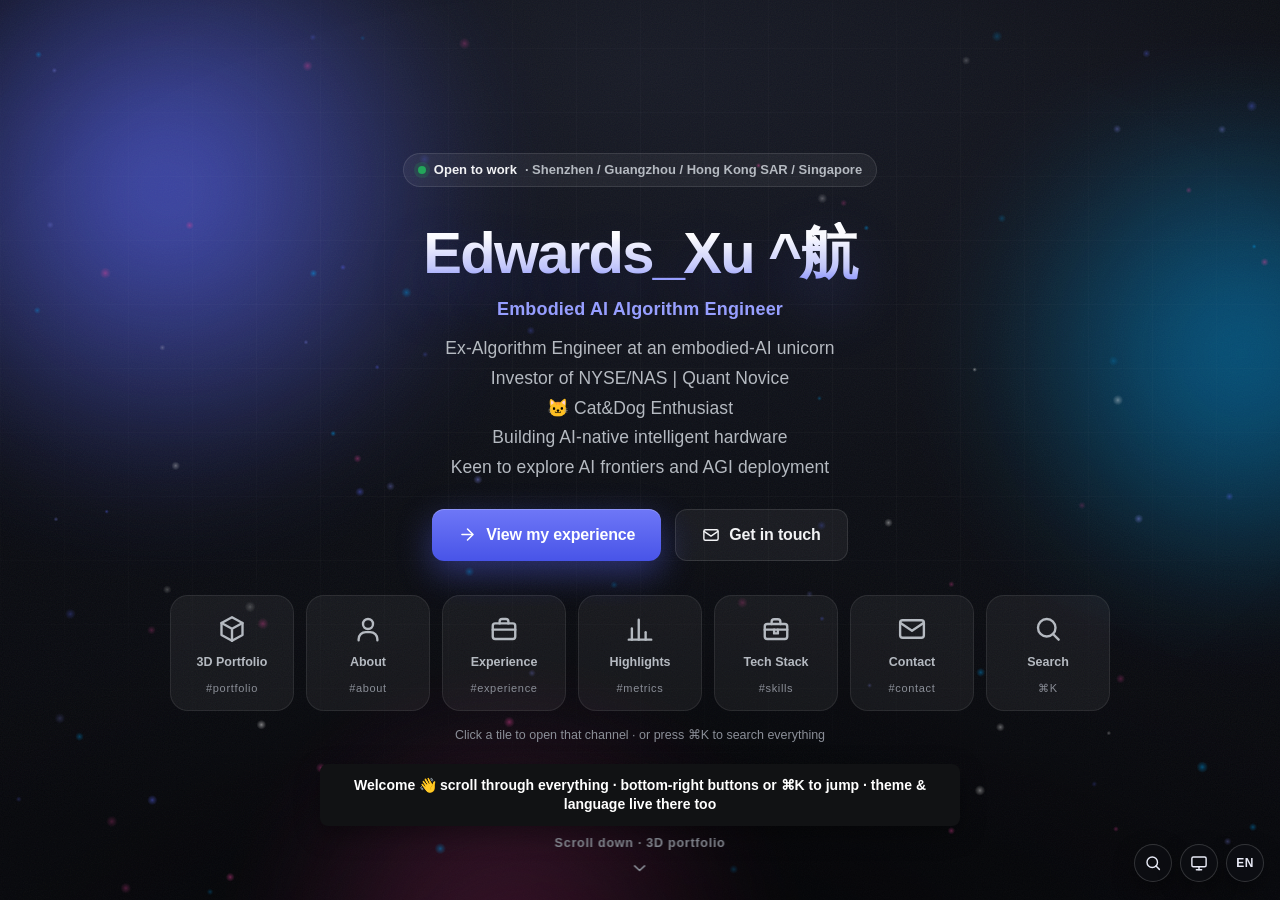
<file: index.html>
<!DOCTYPE html>
<html lang="zh-CN" data-theme="dark">
<head>
<meta charset="UTF-8">
<meta name="viewport" content="width=device-width, initial-scale=1, viewport-fit=cover">
<title>许航（Edwards）· 具身智能算法工程师 — 个人主页</title>
<meta name="description" content="许航（Edwards）— 具身智能算法工程师。VLA 模型、视觉/触觉感知、Agentic-RAG 全栈系统。深圳，开放 AI Agent / 具身智能 / Web3 / Quant 机会。">
<meta name="author" content="Xu Hang (Edwards)">
<meta name="theme-color" content="#1e1f22">

<!-- ========== 主题预置（防首帧闪烁） ==========
     必须在样式表之前同步执行：若等到 body 末尾的 app.js 才切主题，偏好浅色的
     用户会先看到一帧暗色再跳亮（本地几十毫秒不易察觉，部署到网络后会很明显）。
     逻辑与 app.js 的 applyTheme() 同源 —— 键名 "edwards-site-theme" 与
     ?theme= 参数两处必须同步修改。 -->
<script>
(function () {
  try {
    var q = new URLSearchParams(location.search).get("theme");
    var mode = (q === "light" || q === "dark") ? q
             : (localStorage.getItem("edwards-site-theme") || "system");
    var resolved = mode === "system"
      ? ((window.matchMedia && window.matchMedia("(prefers-color-scheme: light)").matches) ? "light" : "dark")
      : mode;
    document.documentElement.setAttribute("data-theme", resolved);
  } catch (e) {}
})();
</script>

<link rel="icon" href="assets/img/favicon.png" type="image/png">
<link rel="apple-touch-icon" href="assets/img/avatar-128.jpg">
<link rel="canonical" href="https://strawberry77-1.github.io/ED_Personal_Web/">

<!-- ========== 分享卡片 ==========
     og:image / og:url 必须是**绝对地址**：微信 / Slack / X 等平台只认绝对 URL，
     相对路径会被直接忽略（分享出去就是一条光秃秃的链接）。
     换域名时改本段与下面 twitter:* 的这几处即可（app.js setLang() 还会同步
     og:title / og:description / og:locale）。 -->
<meta property="og:type" content="profile">
<meta property="og:site_name" content="Edwards_Xu ^航">
<meta property="og:locale" content="zh_CN">
<meta property="og:locale:alternate" content="en_US">
<meta property="og:url" content="https://strawberry77-1.github.io/ED_Personal_Web/">
<meta property="og:title" content="许航（Edwards）· 具身智能算法工程师">
<meta property="og:description" content="VLA 模型 · 视觉/触觉感知 · Agentic-RAG 全栈系统。开放 AI Agent / 具身智能 / Web3 / Quant 机会。">
<meta property="og:image" content="https://strawberry77-1.github.io/ED_Personal_Web/assets/img/avatar.jpg">
<meta property="og:image:width" content="512">
<meta property="og:image:height" content="512">
<meta property="og:image:alt" content="许航（Edwards）">
<meta name="twitter:card" content="summary">
<meta name="twitter:title" content="许航（Edwards）· 具身智能算法工程师">
<meta name="twitter:description" content="VLA 模型 · 视觉/触觉感知 · Agentic-RAG 全栈系统。开放 AI Agent / 具身智能 / Web3 / Quant 机会。">
<meta name="twitter:image" content="https://strawberry77-1.github.io/ED_Personal_Web/assets/img/avatar.jpg">
<link rel="stylesheet" href="assets/css/style.css">
<link rel="stylesheet" href="assets/css/hero.css">
</head>
<body>

<div class="app" id="app">

  <!-- ========== 服务器栏 ========== -->
  <nav class="rail" id="rail" aria-label="频道服务器栏"></nav>

  <!-- ========== 频道栏 ========== -->
  <aside class="sidebar" id="sidebar" aria-label="频道列表">
    <div class="sidebar__header" id="sidebarHeader"></div>
    <div class="sidebar__body" id="sidebarBody"></div>
    <div class="userpanel" id="userpanel"></div>
  </aside>

  <!-- ========== 主内容区 ========== -->
  <main class="main">
    <header class="topbar">
      <button class="iconbtn topbar__hamburger" id="hamburger" aria-label="打开频道列表"></button>
      <span class="topbar__hash" id="topHash"></span>
      <h1 class="topbar__title" id="topTitle">welcome</h1>
      <span class="topbar__divider"></span>
      <p class="topbar__topic" id="topTopic"></p>
      <div class="topbar__actions">
        <button class="iconbtn" id="searchBtn" aria-label="搜索"></button>
        <a class="iconbtn topbar__mail" href="mailto:strawberry.77.111@gmail.com" aria-label="发送邮件"></a>
        <button class="iconbtn" data-theme-toggle aria-label="切换主题"></button>
        <button class="langbtn" id="langBtn" data-lang-toggle aria-label="切换语言">EN</button>
      </div>
    </header>

    <div class="scroller" id="scroller">
      <div class="scroller__inner" id="messages"></div>
    </div>

    <div class="composer">
      <div class="composer__box">
        <button class="composer__icon" id="composerPlus" aria-label="插入"></button>
        <input class="composer__input" id="composerInput" type="text"
               placeholder="给 #Edwards 发消息…（试试输入「邮箱」「岗位」「项目」后回车）"
               aria-label="发送消息" autocomplete="off">
        <button class="composer__icon composer__icon--send" id="composerSend" aria-label="发送"></button>
      </div>
      <p class="composer__hint" id="composerHint"></p>
    </div>
  </main>

  <!-- ========== 成员栏 ========== -->
  <aside class="members" id="members" aria-label="身份标签与技能"></aside>

  <!-- ========== 沉浸态浮动控件 ==========
       首屏 / 作品集屏全屏展示（Discord 外壳让位）时浮现：频道菜单 · 主题 · 语言。
       按钮复用全局委托（data-theme-toggle / data-lang-toggle / data-menu-toggle），
       显隐由 #app[data-immersive] 驱动，见 app.js §7.7 与 style.css「沉浸态」。 -->
  <div class="immersive-bar" id="immersiveBar">
    <!-- 快速跳转（⌘K）：沉浸态下侧栏列宽为 0、抽屉在桌面端无处展开，
         频道列表改由浮层提供，三种尺寸行为一致 -->
    <button class="imbar__btn imbar__menu" type="button" data-quicksearch aria-label="快速跳转（⌘K）" title="快速跳转（⌘K）"></button>
    <button class="imbar__btn" type="button" data-theme-toggle aria-label="切换主题"></button>
    <button class="imbar__btn imbar__lang" id="immersiveLang" type="button" data-lang-toggle aria-label="切换语言">EN</button>
  </div>
</div>

<!-- ========== 快速切换浮层 ========== -->
<div class="modal" id="modal" role="dialog" aria-modal="true" aria-label="快速跳转">
  <div class="modal__panel">
    <input class="modal__input" id="searchInput" type="text"
           placeholder="搜索频道、经历、项目、技能或指令…" autocomplete="off">
    <div class="modal__list" id="searchList"></div>
  </div>
</div>

<div class="scrim" id="scrim"></div>
<div class="toast" id="toast" role="status" aria-live="polite"></div>

<script src="assets/js/data.js"></script>
<script src="assets/js/app.js"></script>
<script src="assets/js/hero.js"></script>
</body>
</html>
</file>
<file: assets/css/style.css>
/* ============================================================
 *  style.css — 视觉主基调：Discord
 *  亮色 / 暗色双主题：html[data-theme="dark" | "light"]
 * ============================================================ */

/* ---------------- 主题变量 ---------------- */
:root {
  /* 暗色（默认，Discord Dark） */
  --rail: #1e1f22;
  --sidebar: #2b2d31;
  --chat: #313338;
  --chat-alt: #383a40;
  --elevated: #313338;
  --input: #383a40;
  --hover: rgba(78, 80, 88, 0.3);
  --hover-strong: rgba(78, 80, 88, 0.48);
  --active: rgba(78, 80, 88, 0.6);
  --border: rgba(255, 255, 255, 0.06);
  --divider: #3f4147;

  --text: #dbdee1;
  --text-strong: #f2f3f5;
  --text-muted: #949ba4;
  --text-faint: #80848e;
  --text-link: #00a8fc;

  --brand: #5865f2;
  --brand-hover: #4752c4;
  --brand-soft: rgba(88, 101, 242, 0.16);
  --brand-text: #c9cdfb;

  --green: #23a55a;
  --yellow: #f0b232;
  --red: #f23f43;
  --pink: #eb459e;
  --cyan: #00a8fc;

  --embed-bg: #2b2d31;
  --code-bg: #2b2d31;
  --code-text: #b5bac1;
  --mention-bg: rgba(88, 101, 242, 0.18);
  --mention-text: #dee0fc;
  --shadow-low: 0 1px 0 rgba(4, 4, 5, 0.2), 0 1.5px 0 rgba(6, 6, 7, 0.05), 0 2px 0 rgba(4, 4, 5, 0.05);
  --shadow-high: 0 8px 16px rgba(0, 0, 0, 0.24), 0 0 0 1px rgba(255, 255, 255, 0.04);
  --scrollbar-thumb: #1a1b1e;
  --scrollbar-track: #2b2d31;
  --avatar-ring: #313338;

  /* ---------------- 运动令牌（全站动效统一口径，改这里即可统一手感）----------------
     曲线：
       --ease-out  出场/收缩用：起步快、收尾慢，à la 「被拉走后顺势停住」
       --ease-io   状态切换用：两端对称，进出都不突兀
       --ease-crv  甩动 entry 用（轻微过冲，仅限 pointer-driven 微交互）
     时长：micro 微反馈（hover/按压）→ small 面板类 → shell 外壳开合（唯一会触发重排的动画，
       因此刻意取三者中最短的可读值，0.44s 以内人眼已认定为「跟手」） */
  --ease-out: cubic-bezier(0.22, 0.61, 0.36, 1);
  --ease-io: cubic-bezier(0.4, 0, 0.2, 1);
  --ease-crv: cubic-bezier(0.34, 1.32, 0.64, 1);
  --t-micro: 0.16s;
  --t-small: 0.24s;
  --t-base: 0.32s;
  --t-shell: 0.44s;
}

html[data-theme="light"] {
  /* 亮色（Discord Light） */
  --rail: #e3e5e8;
  --sidebar: #f2f3f5;
  --chat: #ffffff;
  --chat-alt: #f2f3f5;
  --elevated: #ffffff;
  --input: #ebedef;
  --hover: rgba(6, 6, 7, 0.04);
  --hover-strong: rgba(6, 6, 7, 0.07);
  --active: rgba(6, 6, 7, 0.1);
  --border: rgba(6, 6, 7, 0.08);
  --divider: #dcdee1;

  --text: #2e3338;
  --text-strong: #060607;
  --text-muted: #5c5e66;
  --text-faint: #80848e;
  --text-link: #006ce7;

  --brand-soft: rgba(88, 101, 242, 0.12);
  --brand-text: #4752c4;

  --embed-bg: #f2f3f5;
  --code-bg: #f2f3f5;
  --code-text: #4e5058;
  --mention-bg: rgba(88, 101, 242, 0.12);
  --mention-text: #4752c4;
  --shadow-low: 0 1px 0 rgba(4, 4, 5, 0.08);
  --shadow-high: 0 8px 16px rgba(6, 6, 7, 0.12), 0 0 0 1px rgba(6, 6, 7, 0.06);
  --scrollbar-thumb: #c4c9ce;
  --scrollbar-track: #e3e5e8;
  --avatar-ring: #ffffff;
}

/* ---------------- 基础重置 ---------------- */
* { box-sizing: border-box; }

html, body {
  height: 100%;
  margin: 0;
}

body {
  font-family: "gg sans", "Noto Sans", Inter, -apple-system, BlinkMacSystemFont,
    "Segoe UI", "PingFang SC", "Hiragino Sans GB", "Microsoft YaHei", sans-serif;
  background: var(--chat);
  color: var(--text);
  font-size: 16px;
  line-height: 1.375;
  -webkit-font-smoothing: antialiased;
  overflow: hidden;
  transition: background-color 0.18s var(--ease-out), color 0.18s var(--ease-out);
}

button { font: inherit; color: inherit; background: none; border: 0; cursor: pointer; }
a { color: var(--text-link); text-decoration: none; }
a:hover { text-decoration: underline; }
ul { margin: 0; padding: 0; list-style: none; }

::-webkit-scrollbar { width: 8px; height: 8px; }
::-webkit-scrollbar-thumb { background: var(--scrollbar-thumb); border-radius: 4px; }
::-webkit-scrollbar-track { background: var(--scrollbar-track); border-radius: 4px; }

:focus-visible { outline: 2px solid var(--brand); outline-offset: 2px; border-radius: 4px; }

/* ---------------- 应用骨架 ---------------- */
.app {
  display: grid;
  grid-template-columns: 72px 240px minmax(0, 1fr) 248px;
  /* 行高必须显式约束为容器高度：否则隐式 auto 行会被内容撑高，
     而 .app 是 overflow:hidden——消息区一旦超出一屏就整体被裁剪、
     连滚动条都不出现（长频道在较小窗口下的存量缺陷，2026-10-12 修复） */
  grid-template-rows: minmax(0, 1fr);
  height: 100vh;
  height: 100dvh;
  overflow: hidden;
  /* 沉浸态进出时列宽平滑收放（首屏 ↔ 履历区）；.is-layout-snap 供
     导航切换使用——先瞬时完成布局再起飞，保证落点精确（见 app.js §7.7）
     动效口径：一切都走 --t-shell + --ease-out —— 同一条曲线、同一个时长，
     外壳才会像一个整体被推走 / 拉回；旧版顶栏与输入区是瞬时塌陷（只有列宽
     在动），那一帧的位移会被眼睛认成「硬跳」。 */
  transition: grid-template-columns var(--t-shell) var(--ease-out);
}
/* 导航切换（go / 深链 / 回复按钮）用的瞬时档：外壳所有过渡一并关掉，
   先把布局切到位再起飞，落点才精确（见 app.js §7.7 syncImmersiveForSection）。
   自然滚动跨界不加这个类，列宽收放保留 0.56s 动画，形成「外壳开合」。 */
.app.is-layout-snap,
.app.is-layout-snap .topbar,
.app.is-layout-snap .composer,
.app.is-layout-snap .rail,
.app.is-layout-snap .sidebar,
.app.is-layout-snap .members { transition: none; }

/* ============ 左侧服务器栏 ============ */
.rail {
  background: var(--rail);
  display: flex;
  flex-direction: column;
  align-items: center;
  padding: 12px 0 16px;
  gap: 8px;
  overflow-y: auto;
  overflow-x: hidden;
  scrollbar-width: none;
  transition: background-color 0.18s var(--ease-out), opacity 0.42s var(--ease-out);
}
.rail::-webkit-scrollbar { display: none; }

.rail__item {
  position: relative;
  width: 48px;
  height: 48px;
  border-radius: 16px;
  display: grid;
  place-items: center;
  color: var(--text);
  background: var(--chat-alt);
  transition: border-radius 0.16s var(--ease-out), background-color 0.16s var(--ease-out), color 0.16s var(--ease-out);
  flex: 0 0 auto;
}
.rail__item:hover, .rail__item.is-active {
  border-radius: 14px;
  background: var(--brand);
  color: #fff;
}
.rail__item::before {
  content: "";
  position: absolute;
  left: -12px;
  width: 4px;
  height: 8px;
  border-radius: 0 4px 4px 0;
  background: var(--text-strong);
  opacity: 0;
  transition: height 0.16s var(--ease-out), opacity 0.16s var(--ease-out);
}
.rail__item:hover::before { opacity: 1; height: 20px; }
.rail__item.is-active::before { opacity: 1; height: 40px; }

.rail__pill {
  position: absolute;
  left: 62px;
  top: 50%;
  transform: translateY(-50%) scale(0.96);
  background: #111214;
  color: #fff;
  font-size: 14px;
  font-weight: 600;
  padding: 8px 12px;
  border-radius: 6px;
  white-space: nowrap;
  opacity: 0;
  pointer-events: none;
  transition: opacity 0.12s var(--ease-out), transform 0.12s var(--ease-out);
  z-index: 60;
  box-shadow: 0 4px 12px rgba(0, 0, 0, 0.3);
}
.rail__item:hover .rail__pill { opacity: 1; transform: translateY(-50%) scale(1); }

.rail__sep { width: 32px; height: 2px; border-radius: 1px; background: var(--hover-strong); margin: 4px 0; flex: 0 0 auto; }
.rail__spacer { flex: 1 1 auto; min-height: 8px; }

.rail__avatar { padding: 0; overflow: hidden; background: transparent; border-radius: 50%; }
.rail__avatar img { width: 100%; height: 100%; object-fit: cover; border-radius: 50%; }
.rail__avatar:hover, .rail__avatar.is-active { border-radius: 50%; background: transparent; }

.rail__dot {
  position: absolute;
  right: -2px;
  bottom: -2px;
  width: 16px;
  height: 16px;
  border-radius: 50%;
  background: var(--green);
  border: 4px solid var(--rail);
}

/* ============ 频道栏 ============ */
.sidebar {
  background: var(--sidebar);
  display: flex;
  flex-direction: column;
  min-height: 0;
  transition: background-color 0.18s var(--ease-out), opacity 0.42s var(--ease-out);
}

.sidebar__header {
  height: 48px;
  flex: 0 0 48px;
  display: flex;
  align-items: center;
  justify-content: space-between;
  padding: 0 8px 0 16px;
  box-shadow: var(--shadow-low);
  cursor: pointer;
  position: relative;
  z-index: 5;
}
.sidebar__header:hover { background: var(--hover); }
.sidebar__brand { display: flex; align-items: center; gap: 8px; min-width: 0; }
.sidebar__brand strong {
  font-size: 15px;
  color: var(--text-strong);
  white-space: nowrap;
  overflow: hidden;
  text-overflow: ellipsis;
}
.sidebar__chev { color: var(--text-muted); flex: 0 0 auto; }

.sidebar__body {
  flex: 1 1 auto;
  overflow-y: auto;
  padding: 16px 8px 8px;
}

.cat { margin-bottom: 16px; }
.cat__title {
  display: flex;
  align-items: center;
  gap: 4px;
  padding: 0 8px 4px;
  font-size: 12px;
  font-weight: 700;
  letter-spacing: 0.02em;
  color: var(--text-muted);
  text-transform: uppercase;
}
.cat__title:hover { color: var(--text-strong); }

.channel {
  display: flex;
  align-items: center;
  gap: 6px;
  width: 100%;
  height: 34px;
  padding: 0 8px;
  border-radius: 4px;
  color: var(--text-muted);
  font-size: 15px;
  font-weight: 500;
  text-align: left;
  margin-bottom: 2px;
}
.channel:hover { background: var(--hover); color: var(--text); }
.channel.is-active { background: var(--active); color: var(--text-strong); }
.channel__hash { flex: 0 0 auto; opacity: 0.75; }
.channel__label { flex: 1 1 auto; overflow: hidden; text-overflow: ellipsis; white-space: nowrap; }
.channel__badge {
  font-size: 11px;
  font-weight: 700;
  color: #fff;
  background: var(--red);
  border-radius: 8px;
  padding: 1px 6px;
  flex: 0 0 auto;
}

/* 侧栏底部用户面板 */
.userpanel {
  flex: 0 0 auto;
  height: 52px;
  background: var(--rail);
  display: flex;
  align-items: center;
  gap: 8px;
  padding: 0 8px;
}
html[data-theme="light"] .userpanel { background: #ebedef; }
.userpanel__avatar { position: relative; width: 32px; height: 32px; flex: 0 0 auto; }
.userpanel__avatar img { width: 32px; height: 32px; border-radius: 50%; object-fit: cover; }
.userpanel__meta { min-width: 0; flex: 1 1 auto; line-height: 1.15; }
.userpanel__name {
  font-size: 14px;
  font-weight: 600;
  color: var(--text-strong);
  white-space: nowrap;
  overflow: hidden;
  text-overflow: ellipsis;
}
.userpanel__sub { font-size: 12px; color: var(--text-muted); white-space: nowrap; overflow: hidden; text-overflow: ellipsis; }
.userpanel__actions { display: flex; gap: 2px; flex: 0 0 auto; }

.iconbtn {
  width: 32px;
  height: 32px;
  border-radius: 4px;
  display: grid;
  place-items: center;
  color: var(--text-muted);
  transition: background-color 0.12s var(--ease-out), color 0.12s var(--ease-out);
}
.iconbtn:hover { background: var(--hover-strong); color: var(--text-strong); }
.iconbtn.is-on { color: var(--brand-text); }

/* 语言切换按钮 */
.langbtn {
  height: 26px;
  min-width: 40px;
  padding: 0 10px;
  border-radius: 13px;
  background: var(--chat-alt);
  color: var(--text-muted);
  font-size: 11px;
  font-weight: 800;
  letter-spacing: 0.04em;
  display: inline-flex;
  align-items: center;
  justify-content: center;
  transition: background-color 0.12s var(--ease-out), color 0.12s var(--ease-out);
}
.langbtn:hover { background: var(--brand); color: #fff; }
.rail__langtext {
  font-size: 11px;
  font-weight: 800;
  letter-spacing: 0.04em;
}

/* ============ 主区域 ============ */
.main { display: flex; flex-direction: column; min-width: 0; min-height: 0; background: var(--chat); transition: background-color 0.18s var(--ease-out); }

.topbar {
  height: 48px;
  flex: 0 0 48px;
  display: flex;
  align-items: center;
  gap: 8px;
  padding: 0 16px;
  box-shadow: var(--shadow-low);
  position: relative;
  z-index: 20;
  /* 顶栏有确定高度（48px / flex-basis 48px），所以空间可以真正被「推带」走：
     空间与透明度同曲线同时长，消退得比列宽快半拍（内容先走、框再收） */
  transition: height var(--t-shell) var(--ease-out),
              flex-basis var(--t-shell) var(--ease-out),
              opacity calc(var(--t-shell) * 0.55) var(--ease-out),
              box-shadow var(--t-shell) var(--ease-out);
}
.topbar__hash { color: var(--text-faint); display: grid; place-items: center; flex: 0 0 auto; }
.topbar__title { font-size: 15px; font-weight: 700; color: var(--text-strong); flex: 0 0 auto; }
.topbar__divider { width: 1px; height: 24px; background: var(--divider); margin: 0 8px; flex: 0 0 auto; }
.topbar__topic {
  font-size: 14px;
  color: var(--text-muted);
  flex: 1 1 auto;
  overflow: hidden;
  text-overflow: ellipsis;
  white-space: nowrap;
}
.topbar__actions { display: flex; align-items: center; gap: 4px; flex: 0 0 auto; }
.topbar__hamburger { display: none; }

/* 消息滚动区 = 章节流容器（纵向滚动的全屏章节依次排开，见 app.js §7） */
.scroller {
  flex: 1 1 auto;
  overflow-y: auto;
  overflow-x: hidden;
  min-height: 0;
  padding-bottom: 0;
  display: flex;
  flex-direction: column;
}
/* 内层撑满消息区高度：HERO 与作品集两个整屏章节靠 min-height:100% 取齐 */
.scroller__inner {
  flex: 1 1 auto;
  min-height: 0;
  padding-top: 0;
  display: flex;
  flex-direction: column;
}

.divider {
  display: flex;
  align-items: center;
  gap: 8px;
  margin: 8px 16px 0;
  color: var(--text-muted);
  font-size: 12px;
  font-weight: 600;
}
.divider::before, .divider::after { content: ""; height: 1px; background: var(--divider); flex: 1 1 auto; }

.msg {
  position: relative;
  display: flex;
  gap: 16px;
  padding: 2px 48px 2px 16px;
  margin-top: 16px;
  animation: msgIn 0.22s var(--ease-out) both;
}
@keyframes msgIn { from { opacity: 0; transform: translateY(4px); } to { opacity: 1; transform: none; } }
.msg:hover { background: var(--hover); }
.msg--compact { margin-top: 0; padding-top: 2px; }

.msg__avatar { width: 40px; height: 40px; border-radius: 50%; flex: 0 0 40px; overflow: hidden; }
.msg__avatar img { width: 100%; height: 100%; object-fit: cover; display: block; }
.msg__avatar--icon { display: grid; place-items: center; background: var(--brand); color: #fff; }

.msg__body { min-width: 0; flex: 1 1 auto; max-width: 860px; }
.msg__head { display: flex; align-items: center; gap: 8px; flex-wrap: wrap; }
.msg__author { font-size: 16px; font-weight: 600; color: var(--text-strong); }
.msg__author--brand { color: var(--brand-text); }
.msg__author--green { color: var(--green); }
.msg__author--pink { color: var(--pink); }
.msg__author--yellow { color: var(--yellow); }
.msg__time { font-size: 12px; color: var(--text-muted); }

.tag {
  display: inline-flex;
  align-items: center;
  gap: 4px;
  height: 15px;
  padding: 0 4px;
  border-radius: 3px;
  font-size: 10px;
  font-weight: 700;
  letter-spacing: 0.02em;
  text-transform: uppercase;
  background: var(--brand);
  color: #fff;
  vertical-align: middle;
}
.tag--green { background: var(--green); }
.tag--yellow { background: var(--yellow); color: #1a1a1a; }
.tag--red { background: var(--red); }
.tag--gray { background: var(--text-faint); }
.tag--outline { background: transparent; border: 1px solid var(--divider); color: var(--text-muted); }

.msg__text { color: var(--text); white-space: pre-wrap; overflow-wrap: anywhere; }
.msg__text + .msg__text { margin-top: 4px; }
.msg__text--muted { color: var(--text-muted); }
.msg__text--strong { color: var(--text-strong); }

.msg__reactions { display: flex; gap: 4px; margin-top: 6px; flex-wrap: wrap; }
.reaction {
  display: inline-flex;
  align-items: center;
  gap: 6px;
  height: 26px;
  padding: 0 8px;
  border-radius: 8px;
  background: var(--chat-alt);
  border: 1px solid transparent;
  font-size: 13px;
  color: var(--text-muted);
}
html[data-theme="light"] .reaction { background: var(--sidebar); }
.reaction:hover { border-color: var(--text-faint); }
.reaction.is-on { background: var(--brand-soft); border-color: var(--brand); color: var(--brand-text); }

/* 提及 / 行内代码 */
.mention {
  background: var(--mention-bg);
  color: var(--mention-text);
  border-radius: 3px;
  padding: 0 2px;
  font-weight: 500;
  cursor: pointer;
}
.mention:hover { background: var(--brand); color: #fff; }
code {
  background: var(--code-bg);
  color: var(--code-text);
  font-family: "SFMono-Regular", Consolas, "Liberation Mono", Menlo, monospace;
  font-size: 0.85em;
  padding: 1px 4px;
  border-radius: 4px;
}
html[data-theme="light"] code { background: #f2f3f5; }
pre {
  background: var(--code-bg);
  border: 1px solid var(--border);
  border-radius: 4px;
  padding: 8px 12px;
  margin: 8px 0;
  overflow-x: auto;
  font-size: 13px;
}
pre code { background: none; padding: 0; font-size: 13px; line-height: 1.5; }

/* ============ Embed 卡片 ============ */
.embed {
  --embed-accent: var(--brand);
  position: relative;
  margin-top: 8px;
  background: var(--embed-bg);
  border-radius: 4px;
  border-left: 4px solid var(--embed-accent);
  padding: 12px 16px 14px;
  max-width: 640px;
}
.embed--wide { max-width: none; }
.embed--plain { background: transparent; }
.embed__title {
  font-size: 15px;
  font-weight: 700;
  color: var(--text-strong);
  margin: 0 0 6px;
  display: flex;
  align-items: center;
  gap: 8px;
  flex-wrap: wrap;
}
.embed__author { display: flex; align-items: center; gap: 8px; margin-bottom: 8px; }
.embed__author img { width: 24px; height: 24px; border-radius: 50%; }
.embed__author span { font-size: 14px; font-weight: 600; color: var(--text-strong); }
.embed__desc { font-size: 14px; line-height: 1.5; color: var(--text); margin: 0; }
.embed__desc + .embed__desc { margin-top: 8px; }
.embed__quote {
  border-left: 3px solid var(--embed-accent);
  margin: 8px 0 0;
  padding: 2px 0 2px 10px;
  font-size: 14px;
  color: var(--text-muted);
  font-style: italic;
}
.embed__fields {
  display: grid;
  grid-template-columns: repeat(auto-fit, minmax(180px, 1fr));
  gap: 8px 24px;
  margin-top: 10px;
}
.field__name { font-size: 13px; font-weight: 700; color: var(--text-strong); margin-bottom: 2px; }
.field__value { font-size: 14px; color: var(--text); line-height: 1.45; }
.field__value--muted { color: var(--text-muted); }
.embed__footer {
  display: flex;
  align-items: center;
  gap: 8px;
  margin-top: 12px;
  padding-top: 8px;
  border-top: 1px solid var(--border);
  font-size: 12px;
  color: var(--text-muted);
  flex-wrap: wrap;
}
.embed__footer img { width: 20px; height: 20px; border-radius: 50%; }

/* 标签 chip */
.chips { display: flex; flex-wrap: wrap; gap: 6px; margin-top: 10px; }
.chip {
  font-size: 12px;
  font-weight: 600;
  padding: 3px 9px;
  border-radius: 12px;
  background: var(--chat-alt);
  color: var(--text-muted);
  border: 1px solid var(--border);
}
html[data-theme="light"] .chip { background: #ffffff; }
.chip--brand { background: var(--brand-soft); color: var(--brand-text); border-color: transparent; }

/* 技能条 */
.skills { display: flex; flex-direction: column; gap: 8px; margin-top: 10px; }
.skill { display: flex; align-items: center; gap: 10px; font-size: 14px; }
.skill__name {
  width: 152px;
  flex: 0 0 152px;
  color: var(--text-strong);
  font-weight: 600;
  white-space: nowrap;
  overflow: hidden;
  text-overflow: ellipsis;
}
.skill__bar { flex: 1 1 auto; display: flex; gap: 3px; }
.skill__seg { height: 6px; flex: 1 1 0; border-radius: 2px; background: var(--hover-strong); }
.skill__seg.is-on { background: var(--brand); }
.skill__pct { font-size: 12px; color: var(--text-muted); width: 34px; text-align: right; flex: 0 0 34px; }
.langdesc { margin: 2px 0 8px 162px; font-size: 13px; color: var(--text-muted); }

/* 数据卡 */
.statgrid { display: grid; grid-template-columns: repeat(auto-fit, minmax(148px, 1fr)); gap: 10px; margin-top: 10px; }
.stat {
  background: var(--chat-alt);
  border-radius: 8px;
  border-top: 3px solid var(--stat-accent, var(--brand));
  padding: 10px 12px 12px;
}
html[data-theme="light"] .stat { background: #ffffff; box-shadow: var(--shadow-low); }
.stat__value { font-size: 22px; font-weight: 800; color: var(--text-strong); letter-spacing: -0.01em; line-height: 1.1; }
.stat__label { font-size: 13px; font-weight: 600; color: var(--text); margin-top: 4px; }
.stat__note { font-size: 12px; color: var(--text-muted); margin-top: 2px; }

/* 按钮 */
.btn {
  display: inline-flex;
  align-items: center;
  justify-content: center;
  gap: 8px;
  height: 34px;
  padding: 0 16px;
  border-radius: 3px;
  font-size: 14px;
  font-weight: 600;
  background: var(--brand);
  color: #fff;
  transition: background-color 0.12s var(--ease-out), transform 0.08s var(--ease-out);
}
.btn:hover { background: var(--brand-hover); text-decoration: none; }
.btn:active { transform: translateY(1px); }
.btn--secondary { background: var(--chat-alt); color: var(--text-strong); }
html[data-theme="light"] .btn--secondary { background: #ffffff; border: 1px solid var(--border); }
.btn--secondary:hover { background: var(--hover-strong); }
.btn--ghost { background: transparent; color: var(--text-muted); border: 1px solid var(--divider); }
.btn--ghost:hover { background: var(--hover); color: var(--text-strong); }
.btn--sm { height: 28px; padding: 0 12px; font-size: 13px; }
.btnrow { display: flex; flex-wrap: wrap; gap: 8px; margin-top: 12px; }

/* 时间线（经历） */
.timeline { position: relative; margin-top: 10px; padding-left: 18px; }
.timeline::before {
  content: "";
  position: absolute;
  left: 4px;
  top: 6px;
  bottom: 6px;
  width: 2px;
  background: var(--divider);
}
.tlitem { position: relative; margin-bottom: 14px; }
.tlitem:last-child { margin-bottom: 0; }
.tlitem::before {
  content: "";
  position: absolute;
  left: -18px;
  top: 6px;
  width: 10px;
  height: 10px;
  border-radius: 50%;
  background: var(--tl-accent, var(--brand));
  box-shadow: 0 0 0 3px var(--embed-bg);
}
.tlitem__top { display: flex; align-items: baseline; gap: 8px; flex-wrap: wrap; }
.tlitem__role { font-size: 14px; font-weight: 700; color: var(--text-strong); }
.tlitem__period { font-size: 12px; color: var(--text-muted); }
.tlitem__text { font-size: 14px; color: var(--text); margin-top: 2px; line-height: 1.5; }
.tlitem__metric {
  display: inline-block;
  margin-left: 6px;
  font-size: 12px;
  font-weight: 700;
  color: var(--brand-text);
  background: var(--brand-soft);
  border-radius: 9px;
  padding: 1px 8px;
  white-space: nowrap;
}

/* 焦点列表 */
.focusrow { display: flex; gap: 10px; padding: 6px 0; align-items: flex-start; }
.focusrow + .focusrow { border-top: 1px solid var(--border); }
.focusrow__dot { width: 10px; height: 10px; border-radius: 50%; margin-top: 6px; flex: 0 0 10px; }
.focusrow__title { font-size: 14px; font-weight: 700; color: var(--text-strong); }
.focusrow__desc { font-size: 13px; color: var(--text-muted); }

/* 成员列表（右栏） */
.members {
  background: var(--sidebar);
  overflow-y: auto;
  padding: 16px 8px 24px;
  transition: background-color 0.18s var(--ease-out), opacity 0.42s var(--ease-out);
}
.members__title {
  font-size: 12px;
  font-weight: 700;
  letter-spacing: 0.02em;
  color: var(--text-muted);
  text-transform: uppercase;
  padding: 0 8px 8px;
}
.member { display: flex; align-items: center; gap: 10px; padding: 5px 8px; border-radius: 4px; }
.member:hover { background: var(--hover); }
.member__avatar { position: relative; width: 32px; height: 32px; flex: 0 0 32px; }
.member__avatar img { width: 32px; height: 32px; border-radius: 50%; object-fit: cover; }
.member__dot {
  position: absolute;
  right: -2px;
  bottom: -2px;
  width: 13px;
  height: 13px;
  border-radius: 50%;
  background: var(--green);
  border: 3px solid var(--sidebar);
}
.member__name { font-size: 15px; font-weight: 600; color: var(--text-strong); line-height: 1.2; }
.member__sub { font-size: 12px; color: var(--text-muted); }
.member__role { display: flex; align-items: center; gap: 8px; padding: 4px 8px; font-size: 14px; color: var(--text-muted); }
.member__role .dot { width: 12px; height: 12px; border-radius: 50%; flex: 0 0 12px; }
.members__sep { height: 1px; background: var(--divider); margin: 10px 8px 14px; }
.minichip {
  display: inline-flex;
  align-items: center;
  gap: 6px;
  font-size: 12px;
  font-weight: 600;
  padding: 3px 9px;
  border-radius: 10px;
  background: var(--chat-alt);
  color: var(--text-muted);
  margin: 0 4px 4px 0;
}
html[data-theme="light"] .minichip { background: #ffffff; }
.minichip .dot { width: 8px; height: 8px; border-radius: 50%; }

/* ============ 输入区 ============ */
/* 输入区：--cmp-h 由 JS 在内容可见时量一次写到元素上。
   没有它就只能用 auto —— 而 auto 无法参与插值，空间只能「一步到位」地消失，
   那一帧就是硬跳；换成确定的 flex-basis 后，它与顶栏、列宽共用同一条
   曲线与时长，外壳作为一个整体收放。量不到时回落到 auto（行为同旧版，不更差）。 */
.composer {
  flex-grow: 0;
  flex-shrink: 0;
  flex-basis: var(--cmp-h, auto);
  padding: 0 16px 24px;
  transition: flex-basis var(--t-shell) var(--ease-out),
              padding-top var(--t-shell) var(--ease-out),
              padding-bottom var(--t-shell) var(--ease-out),
              opacity calc(var(--t-shell) * 0.55) var(--ease-out);
}
.composer__box {
  background: var(--input);
  border-radius: 8px;
  display: flex;
  align-items: center;
  gap: 12px;
  padding: 0 16px;
  min-height: 44px;
}
html[data-theme="light"] .composer__box { background: #ebedef; }
.composer__input {
  flex: 1 1 auto;
  border: 0;
  background: transparent;
  color: var(--text);
  font: inherit;
  font-size: 15px;
  padding: 11px 0;
  outline: none;
  min-width: 0;
}
.composer__input::placeholder { color: var(--text-faint); }
.composer__icon { color: var(--text-muted); display: grid; place-items: center; flex: 0 0 auto; }
.composer__icon--send { color: var(--brand-text); cursor: pointer; }
.composer__hint { font-size: 12px; color: var(--text-faint); margin: 8px 2px 0; }
.composer__hint kbd {
  background: var(--chat-alt);
  border: 1px solid var(--border);
  border-radius: 3px;
  padding: 1px 4px;
  font-family: inherit;
  font-size: 11px;
}

/* ============ 章节流（纵向滚动全屏页） ============ */
/* 第一屏 HERO、第二屏 3D 作品集都是整屏章节（100dvh，沉浸态下 = 视口）；
   履历章节自然高度依次排在后面。路由与装配见 app.js §7。
   HERO 样式在 hero.css（.hero 作用域）。 */
.story-sec { flex: 0 0 auto; }

/* ------------------------------------------------------------
   磁吸翻页（原生 scroll-snap）

   snap 点 = 首屏顶 / 作品集屏顶 / 履历首章顶。前两张整屏各 100dvh，
   about 顶因此正好落在第 2 屏处 —— 三点间距都恰好一整屏，松手必然停在
   某一屏的顶边：一次手势翻一屏。惯性与手感完全交给浏览器原生实现，
   不做 scroll-jacking；scroll-snap-stop: always 保证快速甩动也只前进一屏。

   必须动态开关（app.js §7.2c updateSnap），两个理由：
     · mandatory 会强制停在**最近的** snap 点。若全站常开，履历区那些
       不等于一屏高的章节将无处停留（每次都被拽回上一屏），所以越过
       履历首章顶就解除 snap，交还自由滚动。
     · 程序化滚动（go / 深链）期间必须解除：snap 的终点判定与 scrollTo
       的目标是两套独立机制，并存时会互相抢终点。
   开关都只发生在滚动过程中（静止时位置不变则状态不变），因此不会触发
   「改 scroll-snap-type 立即 re-snap」的跳变。
   ------------------------------------------------------------ */
.scroller.is-snap { scroll-snap-type: y mandatory; }
.scroller.is-snap [data-sec="welcome"],
.scroller.is-snap [data-sec="portfolio"],
.scroller.is-snap [data-sec="about"] {
  scroll-snap-align: start;
  scroll-snap-stop: always;
}

/* ------------------------------------------------------------
   履历章节入场（一次性淡入上浮）

   about 之后的章节原本在页面加载时就把 .msg 的 msgIn 播完了，滚到时是静止的，
   与前两屏的磁吸 / 镜头语言落差明显。这里改成「进入视口才播」：
   app.js initSectionReveal() 给章节加 .is-in，CSS 负责动画。

   两条硬约束（与 app.js 同名注释一致）：
     · 只作用于**直接子元素** —— section 自身的 rect 不能动，否则
       measureSections / 磁吸判定 / scroll-spy 会全盘错位；
     · 一次性：加类后不复位，来回滚动不重播，避免满页都在动。
   延迟按序错开、第 4 条之后不再递增，长章节不至于后半段干等。
   ------------------------------------------------------------ */
@keyframes secIn {
  from { opacity: 0; transform: translateY(12px); }
  to   { opacity: 1; transform: none; }
}
.story-sec.is-in > * { animation: secIn 0.44s var(--ease-out) both; }
.story-sec.is-in > *:nth-child(2) { animation-delay: 0.06s; }
.story-sec.is-in > *:nth-child(3) { animation-delay: 0.12s; }
.story-sec.is-in > *:nth-child(n + 4) { animation-delay: 0.18s; }

.story-sec--portfolio {
  position: relative;
  flex: 0 0 auto;
  min-height: 100vh;
  min-height: 100dvh;
  overflow: hidden;
  background: #07070f;
}
/* 入场 / 过场：
   ① 兜底档（.is-near，纯 CSS）：章节露出一角即淡入上浮；
   ② 联动档（.is-linked，--q 由 app.js §7.2b 逐帧写入）：q = 第二屏在视口中的
      覆盖率 0→1，面板位移与缩放跟着几何走 —— 天然覆盖 coyote-scroll 才看得见。
      联动档必须关掉 CSS 过渡：0.75s 的尾巴会被逐帧写入的值反复打断，反而黏滞。
   两档互斥：写 --q 即进联动档；减动效偏好 / 无 IO 环境留在兜底档。 */
.story-portfolio__frame {
  position: absolute;
  inset: 0;
  overflow: hidden;
  opacity: 0;
  transform: translate3d(0, 56px, 0);
  transition: opacity var(--t-base) var(--ease-out),
              transform var(--t-shell) var(--ease-out);
}
.story-sec--portfolio.is-near .story-portfolio__frame { opacity: 1; transform: none; }
/* 磁吸档：翻页的「落位感」由 scroll-snap 提供，这里只留一点点收敛位移，
   幅度刻意压小（32px / 1%）—— 磁吸下手指/触控板已给出明确的终点反馈，
   再叠大位移会显得拖沓，也让两屏交界处出现可见错位。 */
.story-sec--portfolio.is-linked .story-portfolio__frame {
  opacity: 1;
  transition: none;
  transform: translate3d(0, calc((1 - var(--q, 1)) * 32px), 0)
             scale(calc(0.99 + 0.01 * var(--q, 1)));
  transform-origin: 50% 0%;
}
.story-portfolio__frame iframe { width: 100%; height: 100%; border: 0; display: block; }
/* 悬浮「全屏打开」：整屏作品集里唯一常驻的宿主 UI，给独立版留个入口 */
.story-portfolio__full {
  position: absolute;
  top: 14px;
  right: 16px;
  z-index: 5;
  display: inline-flex;
  align-items: center;
  gap: 6px;
  height: 32px;
  padding: 0 12px;
  border-radius: 8px;
  font-size: 12.5px;
  font-weight: 600;
  color: #dfe3ff;
  background: rgba(20, 22, 34, 0.72);
  border: 1px solid rgba(255, 255, 255, 0.14);
  backdrop-filter: blur(10px);
  -webkit-backdrop-filter: blur(10px);
  transition: background-color 0.15s var(--ease-out), color 0.15s var(--ease-out);
}
.story-portfolio__full:hover { background: rgba(88, 101, 242, 0.88); color: #fff; text-decoration: none; }
/* 自动回复落点：空时不存在，有内容时出现在页面末尾 */
.story-sec--chat:empty { display: none; }
.story-sec--chat { padding-bottom: 40px; }

/* ============ 沉浸态：首屏 / 作品集屏全屏，Discord 外壳让位 ============ */
/* #app[data-immersive="1"]（由 app.js §7.7 写入）：
   - 左右栏列宽收放到 0，主列（消息区）占满视口；
   - 顶栏与输入区高度瞬时收起 / 展开、内容淡出 / 淡入——滚动补偿钉住视口，视觉零跳变；
   - 浮动控件（主题 / 语言 / 菜单）浮现，补上被隐藏外壳的功能入口。
   列宽收放是动画的（.app 上的 transition），自然滚动跨界时形成「外壳开合」动效；
   导航切换则用 .is-layout-snap 瞬时完成（先布局后飞行，落点精确）。 */
.app[data-immersive="1"] .topbar {
  height: 0;
  flex-basis: 0;
  opacity: 0;
  overflow: hidden;
  pointer-events: none;
  box-shadow: none;
}
.app[data-immersive="1"] .composer {
  /* 注意：不写 height:0 —— auto→0 不可插值，写了它空间就会立刻塌掉，
     flex-basis 的动画等于白做。min-height:0 用来允许收缩到内容高度以下。 */
  flex-basis: 0;
  min-height: 0;
  padding-top: 0;
  padding-bottom: 0;
  opacity: 0;
  overflow: hidden;
  pointer-events: none;
}
.app[data-immersive="1"] .rail,
.app[data-immersive="1"] .sidebar:not(.is-open),
.app[data-immersive="1"] .members {
  opacity: 0;
  visibility: hidden;
  pointer-events: none;
  overflow: hidden;
  /* 内容比列宽早半拍淡干净（列宽还在收），收尾才关 visibility —— 否则
     淡出会被 visibility:hidden 在半路掐断，看着就是「啪」地消失。
     三者共用 --t-shell / --ease-out，外壳像一个整体退场。 */
  transition: opacity calc(var(--t-shell) * 0.7) var(--ease-out),
              transform var(--t-shell) var(--ease-out),
              visibility 0s linear calc(var(--t-shell) * 0.7);
}
/* 左右两栏顺势朝各自方向滑出一小段，配合列宽收拢：不会显得被横向硬拉扁。
   仅在外壳隐藏期间加位移（这一瞬间面板本就不可见），不影响抽屉与浮层。 */
.app[data-immersive="1"] .rail { transform: translate3d(-20px, 0, 0); }
.app[data-immersive="1"] .members { transform: translate3d(20px, 0, 0); }
.rail, .members {
  transition: opacity calc(var(--t-shell) * 0.7) var(--ease-out),
              transform var(--t-shell) var(--ease-out);
}
@media (min-width: 1181px) {
  .app[data-immersive="1"] { grid-template-columns: 0px 0px minmax(0, 1fr) 0px; }
}
@media (min-width: 861px) and (max-width: 1180px) {
  .app[data-immersive="1"] { grid-template-columns: 0px 0px minmax(0, 1fr); }
}
@media (max-width: 860px) {
  .app[data-immersive="1"] { grid-template-columns: 0px minmax(0, 1fr); }
}

/* 沉浸浮动控件：一簇玻璃圆钮（快速跳转 · 主题 · 语言）。
   一律落在右下角，三种尺寸统一：右上角要留给作品集屏自己的「全屏打开」
   入口（同为 top:14px/right:16px，放这儿会被遮住），而窄屏下作品集的
   自带导航也在右上角。右下角在两张整屏里都是空的。 */
.immersive-bar {
  position: fixed;
  right: 16px;
  bottom: 18px;
  z-index: 95;
  display: flex;
  gap: 8px;
  opacity: 0;
  visibility: hidden;
  transform: translateY(8px);
  /* 出场快（0.2s，别让人等）、入场慢且有 0.08s 延迟（等外壳先退干净再浮现） */
  transition: opacity var(--t-small) var(--ease-out),
              transform var(--t-small) var(--ease-out),
              visibility 0s linear var(--t-small);
}
.app[data-immersive="1"] .immersive-bar {
  opacity: 1;
  visibility: visible;
  transform: none;
  transition: opacity var(--t-base) var(--ease-out) 0.08s,
              transform var(--t-base) var(--ease-out) 0.08s,
              visibility 0s;
}
.imbar__btn {
  width: 38px;
  height: 38px;
  border-radius: 50%;
  display: grid;
  place-items: center;
  color: #e8eaf6;
  background: rgba(16, 17, 23, 0.55);
  border: 1px solid rgba(255, 255, 255, 0.16);
  backdrop-filter: blur(12px);
  -webkit-backdrop-filter: blur(12px);
  box-shadow: 0 8px 22px rgba(0, 0, 0, 0.35);
  transition: background-color var(--t-micro) var(--ease-out),
              border-color var(--t-micro) var(--ease-out),
              transform var(--t-micro) var(--ease-crv);
}
.imbar__btn:hover { background: rgba(88, 101, 242, 0.9); border-color: rgba(138, 146, 255, 0.6); transform: translateY(-2px); }
.imbar__btn svg { width: 18px; height: 18px; }
.imbar__lang { font-size: 12px; font-weight: 800; letter-spacing: 0.04em; }
@media (max-width: 860px) {
  .immersive-bar { right: 12px; }
  .imbar__btn { width: 36px; height: 36px; }
}

/* ============ 浮层：快速切换 / 提示 ============ */
.modal {
  position: fixed;
  inset: 0;
  background: rgba(0, 0, 0, 0.55);
  display: none;
  align-items: flex-start;
  justify-content: center;
  padding-top: 12vh;
  z-index: 200;
  backdrop-filter: blur(2px);
}
.modal.is-open { display: flex; }
.modal__panel {
  width: min(560px, calc(100vw - 32px));
  background: var(--elevated);
  border-radius: 8px;
  box-shadow: var(--shadow-high);
  overflow: hidden;
  animation: msgIn 0.16s var(--ease-out) both;
}
.modal__input {
  width: 100%;
  border: 0;
  background: transparent;
  color: var(--text);
  font: inherit;
  font-size: 16px;
  padding: 16px;
  outline: none;
  border-bottom: 1px solid var(--divider);
}
.modal__list { max-height: 46vh; overflow-y: auto; padding: 8px; }
.modal__group { font-size: 11px; font-weight: 700; color: var(--text-muted); text-transform: uppercase; padding: 8px 8px 4px; }
.modal__item {
  width: 100%;
  display: flex;
  align-items: center;
  gap: 10px;
  padding: 9px 10px;
  border-radius: 4px;
  font-size: 14px;
  color: var(--text);
  text-align: left;
}
.modal__item:hover, .modal__item.is-active { background: var(--hover-strong); }
.modal__item .k { font-size: 12px; color: var(--text-muted); margin-left: auto; }
.modal__empty { padding: 20px; text-align: center; color: var(--text-muted); font-size: 14px; }

.toast {
  position: fixed;
  left: 50%;
  bottom: 32px;
  transform: translate(-50%, 20px);
  background: #111214;
  color: #fff;
  font-size: 14px;
  font-weight: 600;
  padding: 12px 18px;
  border-radius: 8px;
  box-shadow: 0 8px 24px rgba(0, 0, 0, 0.35);
  opacity: 0;
  pointer-events: none;
  transition: opacity var(--t-small) var(--ease-out),
              transform calc(var(--t-base)) var(--ease-crv);
  z-index: 300;
  max-width: calc(100vw - 32px);
  text-align: center;
}
.toast.is-open { opacity: 1; transform: translate(-50%, 0); }
/* 沉浸态下右下角有浮动控件，提示条抬高一档让开（窄屏两者会横向重叠） */
.app[data-immersive="1"] ~ .toast { bottom: 74px; }

.scrim {
  position: fixed;
  inset: 0;
  background: rgba(0, 0, 0, 0.5);
  opacity: 0;
  pointer-events: none;
  transition: opacity var(--t-small) var(--ease-out);
  z-index: 90;
}
.scrim.is-open { opacity: 1; pointer-events: auto; }

.sr-only {
  position: absolute;
  width: 1px;
  height: 1px;
  padding: 0;
  margin: -1px;
  overflow: hidden;
  clip: rect(0, 0, 0, 0);
  white-space: nowrap;
  border: 0;
}

/* ---------------- 响应式 ---------------- */
@media (max-width: 1180px) {
  .app { grid-template-columns: 72px 240px minmax(0, 1fr); }
  .members { display: none; }
}

@media (max-width: 860px) {
  .app { grid-template-columns: 72px minmax(0, 1fr); }
  .rail { position: relative; z-index: 50; }
  .sidebar {
    position: fixed;
    left: 72px;
    top: 0;
    bottom: 0;
    width: 240px;
    z-index: 100;
    display: none;
    box-shadow: var(--shadow-high);
  }
  .sidebar.is-open { display: flex; animation: drawerIn 0.2s var(--ease-out) both; }
  @keyframes drawerIn {
    from { transform: translateX(-14px); opacity: 0.5; }
    to { transform: none; opacity: 1; }
  }
  .topbar__hamburger { display: grid; }
  .msg__body { max-width: none; }
  .embed { max-width: none; }
}

@media (max-width: 560px) {
  .app { grid-template-columns: 60px minmax(0, 1fr); }
  .rail { padding: 8px 0 12px; }
  .rail__item { width: 40px; height: 40px; border-radius: 14px; }
  .rail__pill { display: none; }
  .sidebar { left: 60px; width: 220px; }
  .msg { padding-right: 16px; gap: 10px; }
  .msg__avatar { width: 32px; height: 32px; flex-basis: 32px; }
  .topbar { padding: 0 10px; gap: 4px; }
  .topbar__topic { display: none; }
  .topbar__divider { display: none; }
  .topbar__mail { display: none; }
  .langbtn { min-width: 34px; padding: 0 8px; }
  .skill__name { width: 92px; flex-basis: 92px; font-size: 13px; }
  .langdesc { margin-left: 102px; }
  .composer { padding: 0 10px 16px; }
  .divider { margin-left: 10px; margin-right: 10px; }
  /* 窄屏：悬浮按钮收成圆形图标，避开作品集自带的顶部导航 */
  .story-portfolio__full { top: 10px; right: 10px; width: 32px; padding: 0; justify-content: center; }
  .story-portfolio__full #pfFullLabel, .story-portfolio__full-arrow { display: none; }
}

@media (prefers-reduced-motion: reduce) {
  * { animation-duration: 0.01ms !important; transition-duration: 0.01ms !important; }
}

/* 打印：整页 = 完整履历单页（HERO 与 3D 作品集不打印，见 hero.css） */
@media print {
  body { overflow: visible; background: #fff; color: #000; }
  .app { display: block; height: auto; }
  .rail, .sidebar, .members, .composer, .scrim, .modal, .toast, .immersive-bar { display: none !important; }
  /* 沉浸态可能压缩媒体查询里的顶栏/输入区，打印时一律还原 */
  .topbar, .composer { height: auto !important; opacity: 1 !important; overflow: visible !important; pointer-events: auto !important; }
  .scroller, .scroller__inner { display: block; overflow: visible; height: auto; }
  .msg { break-inside: avoid; }
  .story-sec--portfolio, .story-sec--chat { display: none !important; }
}
</file>
<file: assets/css/hero.css>
/* ============================================================
 *  hero.css — #welcome 首屏 HERO（移植自 discord-hero/index.html）
 *
 *  与宿主站的隔离约定：
 *   - 所有规则以 .hero 作用域前缀，避免与站内同名类互染
 *     （关键冲突项：.btn / .dot / .pil 之外的 .btn--ghost、h1 等）
 *   - #fx / .cursor / .ripple 是 HERO 独有元素，保持原命名（宿主无同类名）
 *   - 本站亮暗主题切换不影响 HERO：它是刻意保持深色的品牌首屏
 *   - HERO 是章节流的第一屏（app.js §7），整屏高度由 .scroller__inner
 *     高度链 + min-height:100% 决定（见 style.css 的章节流布局）
 * ============================================================ */

/* ============================================================
 *  HERO 骨架
 * ============================================================ */
.hero {
  --p: 0;                 /* 滚动进度 0→1（严格线性 = 实际滚动量），驱动分层退场位移 */
  --pe: 0;                /* 缓动后的进度（smoothstep，两端导数 0），驱动一切淡入淡出与缩放：
                             线性进度在两端导数不为 0，进出会有一帧拐点；缓动后进出都没有硬边。
                             两者都由 hero.js 写入。 */
  --ease: cubic-bezier(.2, .7, .3, 1);
  position: relative;
  flex: 0 0 auto;
  /* 整屏第一屏：高度恒等于视口。沉浸态下 Discord 外壳让位，
     消息区即视口，HERO 因此真正全屏；内容更高时 min-height 允许随内容撑开 */
  min-height: 100vh;
  min-height: 100dvh;
  display: grid;
  place-items: center;
  padding: clamp(48px, 8.5vh, 96px) clamp(18px, 5vw, 40px) clamp(64px, 10vh, 92px);
  overflow: hidden;
  isolation: isolate;
  background: radial-gradient(120% 90% at 50% 8%, #171a26 0%, #0b0d13 55%, #07080d 100%);
}

/* 舞台层：所有视觉层（光晕 / 网格 / 噪点 / 内容 / 粒子）都装在这里，
   --sy/--ss 由 hero.js 随滚动写入，整层一起位移缩放。
   padding: inherit —— 绝对定位元素的包含块是 .hero 的「内边距盒」，
   若舞台不继承同一圈 padding，居中内容会相对原位置下沉半个 padding 差。 */
.hero .hero__stage {
  position: absolute;
  inset: 0;
  padding: inherit;
  display: grid;
  place-items: center;
  transform-origin: 50% 46%;
  transform: translate3d(0, var(--sy, 0px), 0) scale(var(--ss, 1));
  will-change: transform;
}

/* 三层光晕（原两层模糊合成开销大；径向渐变本身足够柔，单层 54px 观感不变） */
.hero .glow { position: absolute; inset: -25%; z-index: 0; filter: blur(54px); pointer-events: none;
  opacity: calc(.9 - var(--pe, 0) * .32); transform: translate3d(0, 0, 0); }
.hero .glow i { position: absolute; border-radius: 50%; mix-blend-mode: screen; will-change: transform; }
.hero .glow i:nth-child(1) { width: 52vw; height: 52vw; left: 8%; top: 6%;
  background: radial-gradient(circle at 50% 50%, rgba(88,101,242,.85), rgba(88,101,242,.18) 55%, transparent 70%);
  animation: hDrift1 19s ease-in-out -5s infinite alternate; }
.hero .glow i:nth-child(2) { width: 44vw; height: 44vw; right: 4%; top: 22%;
  background: radial-gradient(circle at 50% 50%, rgba(0,168,252,.6), rgba(0,168,252,.12) 55%, transparent 70%);
  animation: hDrift2 22s ease-in-out -13s infinite alternate; }
.hero .glow i:nth-child(3) { width: 40vw; height: 40vw; left: 30%; bottom: -6%;
  background: radial-gradient(circle at 50% 50%, rgba(235,69,158,.55), rgba(235,69,158,.1) 55%, transparent 70%);
  animation: hDrift3 21s ease-in-out -9s infinite alternate; }
@keyframes hDrift1 { from { transform: translate3d(0,0,0) scale(1) } to { transform: translate3d(6%,8%,0) scale(1.18) } }
@keyframes hDrift2 { from { transform: translate3d(0,0,0) scale(1.1) } to { transform: translate3d(-8%,10%,0) scale(.95) } }
@keyframes hDrift3 { from { transform: translate3d(0,0,0) scale(.95) } to { transform: translate3d(7%,-9%,0) scale(1.15) } }

/* 网格与压暗层：上下各留 80px 余量，视差把图层下移时不露空边 */
.hero .hero__grid { position: absolute; left: 0; right: 0; top: -80px; bottom: -80px; z-index: 1; pointer-events: none;
  opacity: calc(.5 - var(--pe, 0) * .34);
  background-image: linear-gradient(to right, rgba(255,255,255,.045) 1px, transparent 1px),
                    linear-gradient(to bottom, rgba(255,255,255,.045) 1px, transparent 1px);
  background-size: 64px 64px;
  mask-image: radial-gradient(80% 60% at 50% 40%, #000 30%, transparent 100%);
  -webkit-mask-image: radial-gradient(80% 60% at 50% 40%, #000 30%, transparent 100%); }
.hero .hero__veil { position: absolute; left: 0; right: 0; top: -60px; bottom: -60px; z-index: 1; pointer-events: none;
  background: radial-gradient(100% 70% at 50% 100%, rgba(0,0,0,.55), transparent 60%),
              radial-gradient(130% 95% at 50% 45%, transparent 42%, rgba(0,0,0,.32) 100%); }
/* 噪点：大面积深色渐变在 8-bit 屏上必出带状色阶，一层 SVG 噪点即可压掉 */
.hero .hero__grain { position: absolute; inset: 0; z-index: 2; pointer-events: none; opacity: .055; mix-blend-mode: overlay;
  background-image: url("data:image/svg+xml,%3Csvg xmlns='http://www.w3.org/2000/svg' width='140' height='140'%3E%3Cfilter id='n'%3E%3CfeTurbulence type='fractalNoise' baseFrequency='.85' numOctaves='3' stitchTiles='stitch'/%3E%3C/filter%3E%3Crect width='140' height='140' filter='url(%23n)'/%3E%3C/svg%3E");
  background-size: 140px 140px; }

/* 渐暗层：过场时整幕沉下去（含粒子），首屏不是「淡出」而是「被压暗 + 盖住」。
   纯 opacity 合成，不动布局也不掉帧；z-index 高于粒子画布，压住全部内容 */
.hero .hero__dim { position: absolute; inset: 0; z-index: 7; pointer-events: none;
  background: #05060a; opacity: calc(var(--pe, 0) * 0.62); }

/* 粒子画布：原为全屏 fixed，整合后挂在 HERO 内部（overflow:hidden 裁剪），坐标随之改局部系 */
.hero #fx { position: absolute; inset: 0; z-index: 6; pointer-events: none;
  will-change: transform; transform: translateZ(0); }

/* ============================================================
 *  HERO 内容
 * ============================================================ */
/* --py/--ps 由滚动写入，--rx/--ry 由指针写入：两条线各自改变量，不互相覆盖 transform */
.hero .hero__inner { position: relative; z-index: 3; width: 100%; max-width: 940px; text-align: center; will-change: transform, opacity;
  transform: perspective(900px) rotateX(var(--rx, 0deg)) rotateY(var(--ry, 0deg))
             translate3d(0, var(--py, 0px), 0) scale(var(--ps, 1)); }
/* 分层退场：标题先走、副标题与 CTA 稍后、板块最慢，形成镜头推进 */
.hero h1 { transform: translate3d(0, calc(var(--p) * -28px), 0); }
.hero .sub { transform: translate3d(0, calc(var(--p) * -15px), 0); }
.hero .cta { transform: translate3d(0, calc(var(--p) * -8px), 0); }
.hero .boards { transform: translate3d(0, calc(var(--p) * -5px), 0); }

.hero .pill { position: relative; display: inline-flex; align-items: center; gap: 8px; padding: 7px 14px; border-radius: 999px;
  background: rgba(255,255,255,.055); border: 1px solid rgba(255,255,255,.1);
  backdrop-filter: blur(14px); -webkit-backdrop-filter: blur(14px);
  font-size: 13px; font-weight: 600; color: #b5bac1; }
.hero .pill b { color: #f2f3f5; font-weight: 700; }
.hero .dot { width: 8px; height: 8px; border-radius: 50%; background: #23a55a; box-shadow: 0 0 0 4px rgba(35,165,90,.18);
  animation: hPulse 2.4s ease-in-out infinite; }
@keyframes hPulse { 0%,100% { opacity: 1; transform: scale(1) } 50% { opacity: .55; transform: scale(.85) } }

.hero h1 { margin: 22px 0 0; font-size: clamp(38px, 7vw, 74px); line-height: 1.06; font-weight: 800; letter-spacing: -.03em;
  background: linear-gradient(180deg, #ffffff 25%, #c9cdfb 75%, #8b93ff 100%);
  -webkit-background-clip: text; background-clip: text; color: transparent;
  text-shadow: 0 24px 60px rgba(88,101,242,.28); }
.hero .hero__role { margin: 14px 0 0; font-size: clamp(14px, 2vw, 18px); font-weight: 700; color: #9aa2ff; letter-spacing: .01em; }
.hero .sub { margin: 16px auto 0; max-width: 660px; font-size: clamp(14.5px, 1.95vw, 17.5px); color: #b5bac1;
  line-height: 1.85; letter-spacing: .005em; }
.hero .cta { margin-top: 34px; display: flex; flex-wrap: wrap; gap: 14px; justify-content: center; }

/* --mx/--my 由磁吸写入，--lift/--sc 由 hover/active 写入：合成到一条 transform，不互相打断 */
.hero .btn { position: relative; overflow: hidden; display: inline-flex; align-items: center; justify-content: center; gap: 9px;
  height: 52px; padding: 0 26px; border-radius: 12px; font-size: 16px; font-weight: 700; letter-spacing: -.01em; white-space: nowrap;
  transform: translate3d(var(--mx, 0px), calc(var(--my, 0px) + var(--lift, 0px)), 0) scale(var(--sc, 1));
  transition: transform .22s var(--ease), box-shadow .22s var(--ease), background-color .22s var(--ease), border-color .22s var(--ease); }
.hero .btn svg, .hero .btn span { position: relative; z-index: 2; }
.hero .btn--primary { background: linear-gradient(180deg, #6e77f7, #4854e8); color: #fff;
  box-shadow: 0 12px 34px rgba(88,101,242,.42), inset 0 1px 0 rgba(255,255,255,.22); }
.hero .btn--primary::after { content: ""; position: absolute; inset: 0; z-index: 1;
  background: linear-gradient(110deg, transparent 25%, rgba(255,255,255,.32) 50%, transparent 75%);
  transform: translateX(-120%); transition: transform .6s var(--ease); }
.hero .btn--primary:hover { --lift: -3px; box-shadow: 0 18px 44px rgba(88,101,242,.55), inset 0 1px 0 rgba(255,255,255,.28); }
.hero .btn--primary:hover::after { transform: translateX(120%); }
.hero .btn--primary:active { --lift: -1px; --sc: .99; }
.hero .btn--ghost { background: rgba(255,255,255,.055); border: 1px solid rgba(255,255,255,.1);
  backdrop-filter: blur(14px); -webkit-backdrop-filter: blur(14px); color: #f2f3f5; }
.hero .btn--ghost:hover { --lift: -3px; background: rgba(255,255,255,.1); border-color: rgba(255,255,255,.24); }
.hero .btn--ghost:active { --lift: -1px; --sc: .99; }
/* 主 CTA 呼吸光晕：静止时首屏唯一的持续动效，避免 CTA 只有 hover 才"活" */
.hero .btn--primary { animation: hCtaBreathe 4.6s ease-in-out infinite; }
@keyframes hCtaBreathe {
  0%,100% { filter: drop-shadow(0 6px 16px rgba(88,101,242,.24)) }
  50% { filter: drop-shadow(0 8px 28px rgba(88,101,242,.58)) } }
/* 玻璃光源跟随：指针坐标写入 --gx/--gy，"玻璃"才有光源 */
.hero .pill::after, .hero .btn--ghost::after, .hero .board::after { content: ""; position: absolute; inset: 0; z-index: 3; border-radius: inherit;
  pointer-events: none; opacity: 0; transition: opacity .25s var(--ease);
  background: radial-gradient(150px circle at var(--gx, 50%) var(--gy, 50%), rgba(255,255,255,.14), transparent 68%); }
.hero .pill:hover::after, .hero .btn--ghost:hover::after, .hero .board:hover::after { opacity: 1; }

/* 板块导航（6 个板块 + 搜索），图标与侧栏频道一一对应，保持导航语言一致。
   弹性宽度：宿主消息区比独立页窄（侧栏占用 ~560px），固定 124px 会把 7 枚
   折成两行、首屏放不下；弹性下限 96px 保证常见宽度下仍是一行 7 枚的原构图 */
.hero .boards { margin: 52px auto 0; display: flex; flex-wrap: wrap; gap: 12px; justify-content: center; max-width: 1040px; }
.hero .board { position: relative; flex: 1 1 100px; min-width: 96px; max-width: 132px; padding: 18px 6px 14px; border-radius: 18px; display: grid; place-items: center; gap: 10px; text-align: center;
  background: rgba(255,255,255,.055); border: 1px solid rgba(255,255,255,.08);
  backdrop-filter: blur(14px); -webkit-backdrop-filter: blur(14px);
  color: #b5bac1;
  transition: transform .25s var(--ease), background-color .25s var(--ease), border-color .25s var(--ease),
              box-shadow .25s var(--ease), color .25s var(--ease); }
.hero .board svg { width: 30px; height: 30px; transition: transform .25s var(--ease), color .25s var(--ease), filter .25s var(--ease); }
.hero .board small { font-size: 12.5px; font-weight: 600; }
.hero .board em { font-style: normal; font-size: 11px; color: #8b8f98; letter-spacing: .06em; }
.hero .board:hover { transform: translateY(-8px);
  background: linear-gradient(180deg, rgba(88,101,242,.26), rgba(88,101,242,.08));
  border-color: rgba(138,146,255,.55); box-shadow: 0 18px 40px rgba(88,101,242,.28); color: #fff; }
.hero .board:hover svg { transform: translateY(-2px) scale(1.08); color: #fff; filter: drop-shadow(0 4px 12px rgba(138,146,255,.6)); }
.hero .board--search:hover { background: linear-gradient(180deg, rgba(0,168,252,.24), rgba(0,168,252,.06));
  border-color: rgba(0,168,252,.5); box-shadow: 0 18px 40px rgba(0,168,252,.24); }
.hero .boards__hint { margin: 16px auto 0; text-align: center; font-size: 12.5px; color: #8b8f98; }

.hero .cue { position: absolute; left: 50%; bottom: 22px; transform: translateX(-50%); z-index: 4; display: grid; justify-items: center; gap: 6px;
  font-size: 12.5px; font-weight: 600; color: #8b8f98; letter-spacing: .06em; transition: color .2s var(--ease), opacity .3s linear; }
.hero .cue:hover { color: #f2f3f5; text-decoration: none; }
.hero .cue svg { animation: hBob 2.2s ease-in-out infinite; }
@keyframes hBob { 0%,100% { transform: translateY(0); opacity: .7 } 50% { transform: translateY(6px); opacity: 1 } }
.hero .cue.is-hidden { opacity: 0; pointer-events: none; }

.hero .rise { opacity: 0; transform: translateY(22px); animation: hRise .85s var(--ease) forwards; }
@keyframes hRise { to { opacity: 1; transform: none } }
.hero .d1 { animation-delay: .05s } .hero .d2 { animation-delay: .18s } .hero .d3 { animation-delay: .30s }
.hero .d4 { animation-delay: .42s } .hero .d5 { animation-delay: .55s } .hero .d6 { animation-delay: .68s }

/* ============================================================
 *  指针层：自定义光标 / 触控涟漪（body 级固定元素，HERO 挂载时启用）
 * ============================================================ */
/* 双色描边环：半圈品牌色 + 半圈白，缓慢自转。
   环画在 ::before 上而不是本体上 —— 本体的 transform 被 JS 用来做跟随定位，
   若把 rotate 动画放在本体，会整块覆盖掉定位用的 translate，指针会跳到左上角。 */
.cursor { position: fixed; top: 0; left: 0; width: 13px; height: 13px; background: transparent;
  pointer-events: none; z-index: 90; opacity: 0;
  transition: opacity .18s linear, width .22s cubic-bezier(.2,.7,.3,1), height .22s cubic-bezier(.2,.7,.3,1); }
.cursor::before { content: ""; position: absolute; inset: 0; border-radius: 50%;
  border: 2px solid rgba(255,255,255,.92);
  border-top-color: #9aa2ff; border-right-color: #9aa2ff;   /* 上+右 = 半圈品牌色 */
  box-shadow: 0 0 0 1px rgba(0,0,0,.28);
  animation: curSpin 5.5s linear infinite; }
@keyframes curSpin { to { transform: rotate(360deg) } }
.cursor::after { content: ""; position: absolute; left: 50%; top: 50%; width: 2px; height: 2px; margin: -1px 0 0 -1px;
  border-radius: 50%; background: #fff; box-shadow: 0 0 0 1px rgba(0,0,0,.3); }
.cursor.is-on { opacity: 1; }
.cursor.is-hot { width: 20px; height: 20px; }
.cursor.is-hot::before { box-shadow: 0 0 0 1px rgba(0,0,0,.28), inset 0 0 0 4px rgba(154,162,255,.18); }
.cursor.is-down { width: 9px; height: 9px; }
.cursor.is-down::before { animation-duration: 1.8s; }   /* 按下时转快一点，当作"蓄力"反馈 */
html.has-cursor .hero, html.has-cursor .hero * { cursor: none; }

/* 触控涟漪（移动端指针反馈） */
.ripple { position: fixed; z-index: 75; width: 24px; height: 24px; margin: -12px 0 0 -12px; border-radius: 50%;
  border: 2px solid rgba(154,162,255,.5); pointer-events: none; animation: rippleOut .62s cubic-bezier(.2,.7,.3,1) forwards; }
@keyframes rippleOut { from { transform: scale(.4); opacity: .9 } to { transform: scale(4.4); opacity: 0 } }

/* ============================================================
 *  响应式（与 discord-hero 一致；容器宽度 = 消息区宽度）
 *  注：宿主顶栏 + 输入区占掉约 140px 高度，矮视口断点按宿主实况
 *  重新标定（原独立页的 820 / 700 上移为 980 / 860）
 * ============================================================ */
/* 矮视口（13" 笔记本等）：收紧纵向节奏，保证滚动提示不落到首屏之外 */
@media (max-height: 980px) and (min-width: 561px) {
  .hero { padding-top: clamp(36px, 6vh, 64px); padding-bottom: 70px; }
  .hero h1 { font-size: clamp(34px, 5.6vw, 58px); }
  .hero .sub { margin-top: 12px; line-height: 1.7; }
  .hero .cta { margin-top: 26px; }
  .hero .boards { margin-top: 34px; }
}
/* 更矮（视口 ≈600–700px）：整体再压一档，首屏尽量完整 */
@media (max-height: 860px) and (min-width: 561px) {
  .hero { padding-top: clamp(28px, 5vh, 48px); padding-bottom: 58px; }
  .hero h1 { font-size: clamp(30px, 4.6vw, 46px); letter-spacing: -.02em; }
  .hero .hero__role { margin-top: 10px; font-size: 14.5px; }
  .hero .sub { margin-top: 10px; line-height: 1.55; font-size: 14px; }
  .hero .cta { margin-top: 20px; }
  .hero .btn { height: 46px; padding: 0 22px; font-size: 15px; }
  .hero .boards { margin-top: 26px; gap: 10px; }
  .hero .board { padding: 12px 6px 10px; }
  .hero .board svg { width: 24px; height: 24px; }
  .hero .boards__hint { margin-top: 10px; }
  .hero .cue { bottom: 12px; }
}
@media (max-width: 860px) {
  .hero { padding-left: clamp(14px, 4vw, 28px); padding-right: clamp(14px, 4vw, 28px); }
}
@media (max-width: 560px) {
  .hero { padding: 40px 16px 72px; }
  .hero .boards { gap: 8px; margin-top: 38px; }
  .hero .board { flex: 0 0 auto; width: calc((100% - 16px) / 3); min-width: 0; max-width: none; padding: 14px 6px 10px; }
  .hero .board svg { width: 26px; height: 26px; }
  .hero .board small { font-size: 11.5px; }
  .hero .btn { height: 48px; padding: 0 20px; font-size: 15px; }
}
/* 手机竖屏（窄且矮）：首屏必须恰好一屏。
   .hero 的高度是 min-height:100dvh——内容一旦更高就会把首屏撑破，
   滚动时第二屏（作品集）便不是从整屏边界开始，"全屏"承诺落空。
   因此这一档主动把内容压矮：板块 7 枚由三行收成两行（英文小字隐去），
   字号与留白各收一档。实测 360×780 / 390×844 均完整落入一屏。 */
@media (max-width: 560px) and (max-height: 900px) {
  .hero { padding: 32px 14px 56px; }
  .hero h1 { margin-top: 14px; font-size: clamp(28px, 7.4vw, 40px); }
  .hero .hero__role { margin-top: 8px; font-size: 13.5px; }
  .hero .sub { margin-top: 10px; font-size: 13.5px; line-height: 1.6; }
  .hero .cta { margin-top: 20px; gap: 10px; }
  .hero .btn { height: 44px; padding: 0 16px; font-size: 14.5px; }
  .hero .boards { margin-top: 22px; gap: 7px; }
  .hero .board { width: calc((100% - 21px) / 4); padding: 10px 4px 8px; gap: 6px; }
  .hero .board svg { width: 22px; height: 22px; }
  .hero .board small { font-size: 11px; }
  .hero .board em { display: none; }
  .hero .boards__hint { margin-top: 10px; font-size: 11.5px; }
  .hero .cue { bottom: 10px; }
}

/* ============================================================
 *  降低动效偏好（宿主已有全局版；此处补 HERO 专属项）
 * ============================================================ */
@media (prefers-reduced-motion: reduce) {
  .hero .glow i, .hero .cue svg, .hero .dot, .hero .btn--primary { animation: none !important; }
  .cursor { display: none !important; }
  .hero .rise { opacity: 1 !important; transform: none !important; }
  .hero .btn--primary::after { display: none; }
}

/* 打印：HERO 深色大图不打印，只输出下方的速览文案 */
@media print {
  .hero { display: none !important; }
}
</file>
